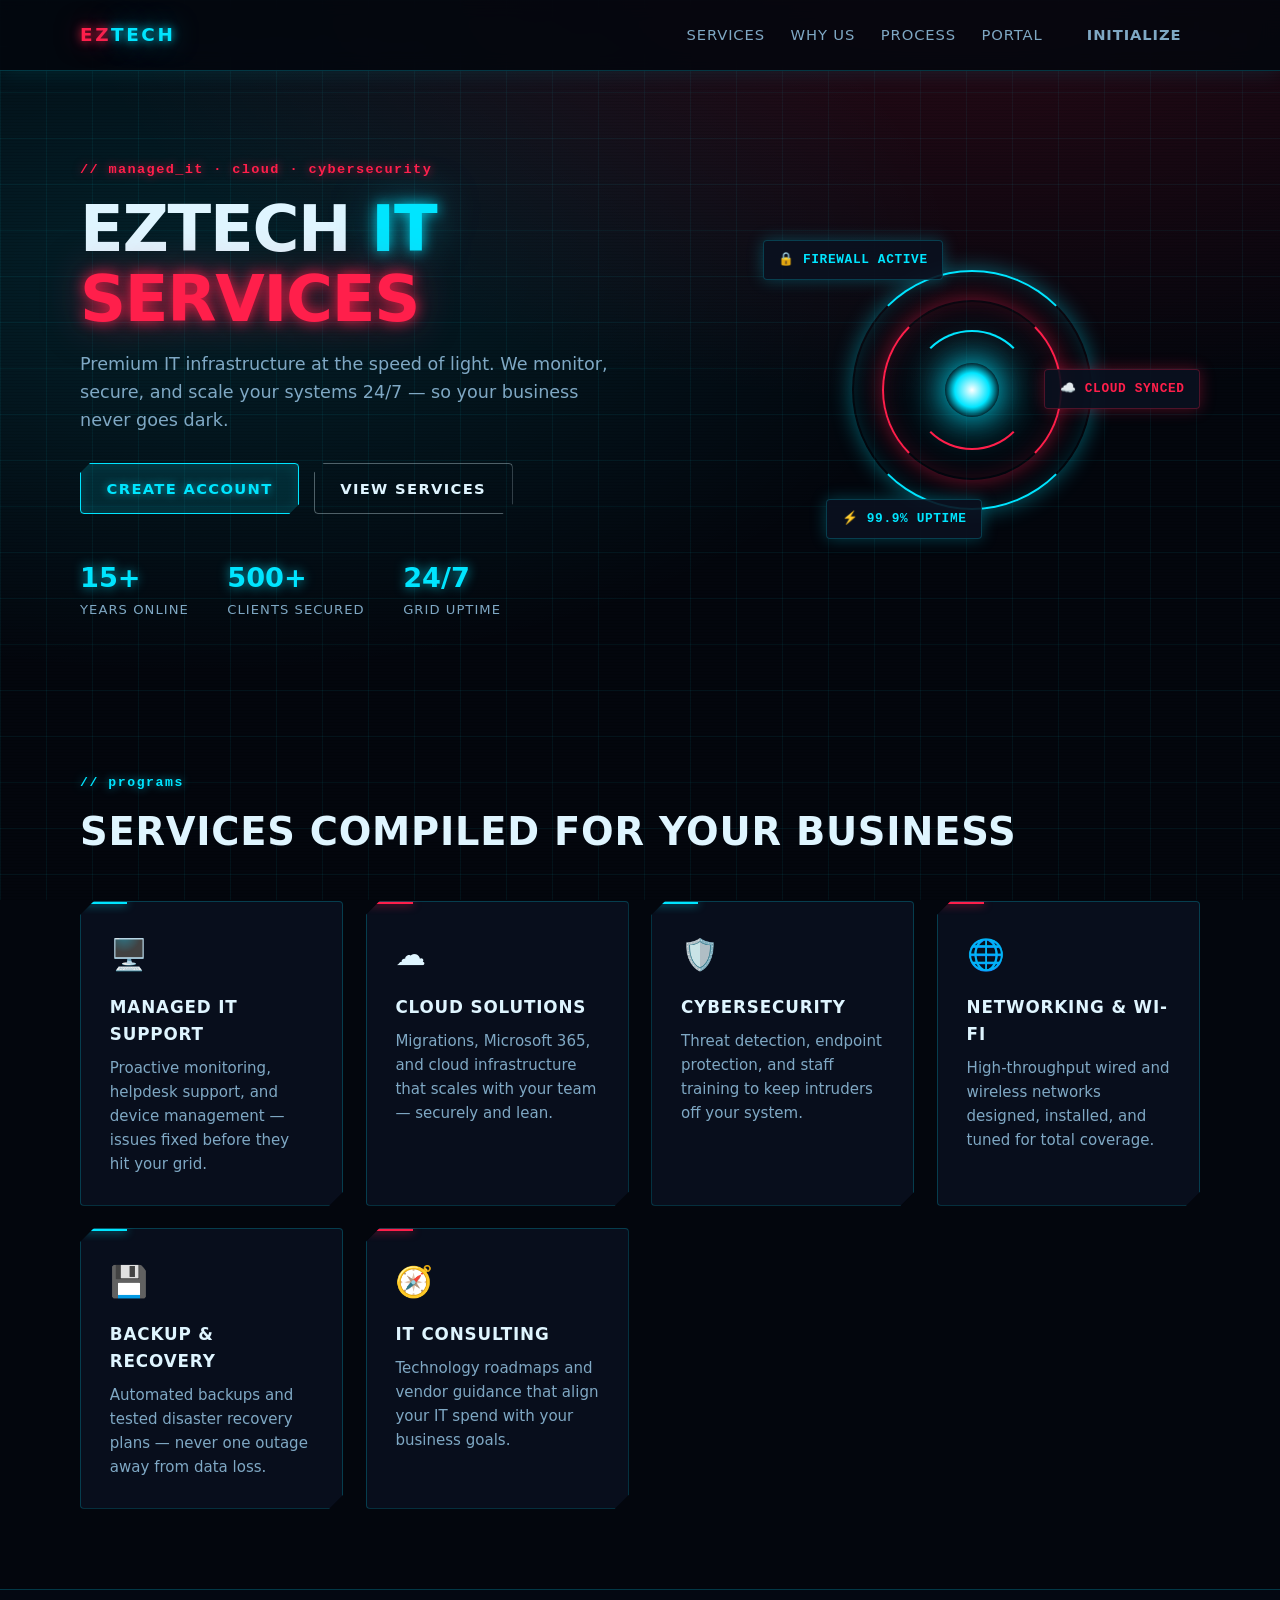
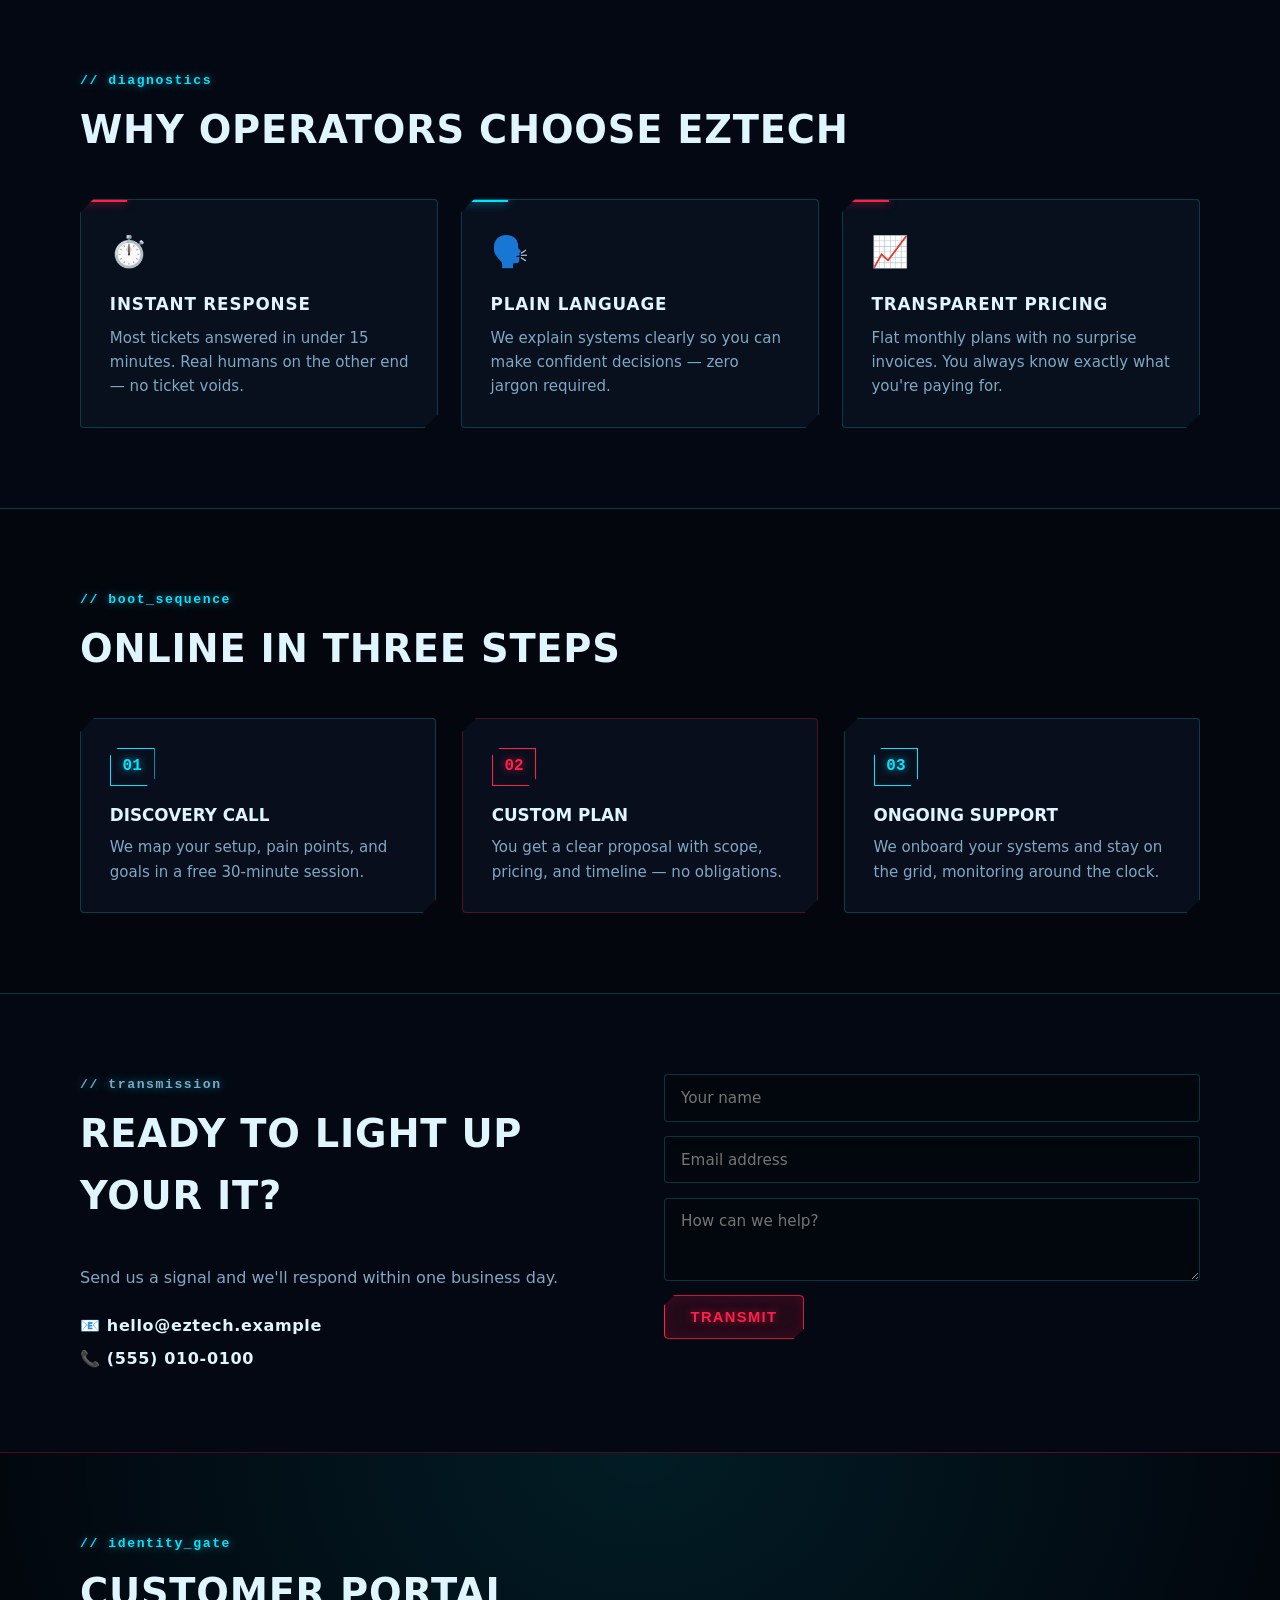
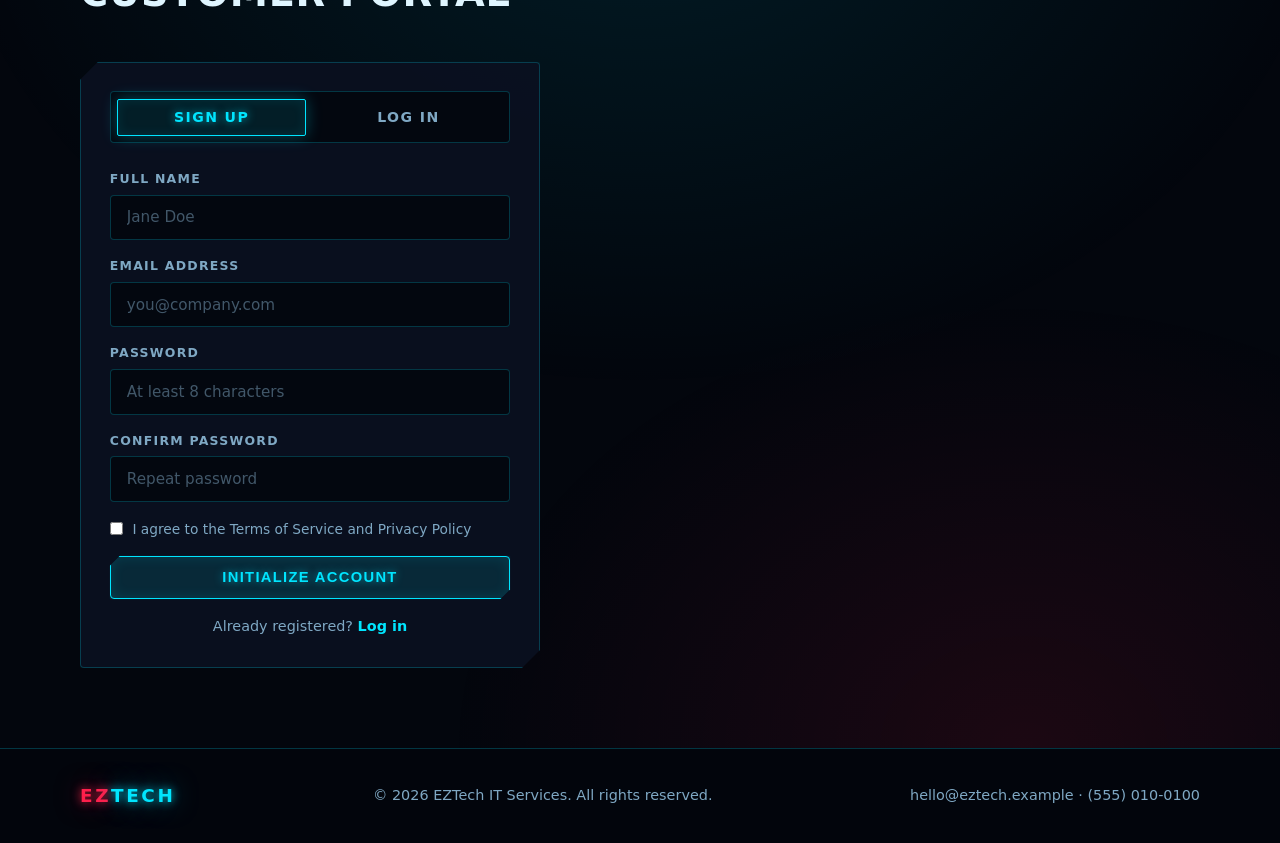
<file: index.html>
<!DOCTYPE html>
<html lang="en">
<head>
  <meta charset="UTF-8">
  <meta name="viewport" content="width=device-width, initial-scale=1.0">
  <title>EZTech IT Services</title>
  <meta name="description" content="EZTech IT Services — neon-fast managed IT, cloud, and cybersecurity solutions.">
  <link rel="stylesheet" href="styles.css">
</head>
<body>
  <div class="grid-bg" aria-hidden="true"></div>
  <div class="scanlines" aria-hidden="true"></div>

  <header class="site-header">
    <div class="container nav">
      <a class="logo" href="#"><span class="logo-ez">EZ</span><span class="logo-tech">TECH</span></a>
      <nav class="nav-links" id="navLinks">
        <a href="#services">Services</a>
        <a href="#why-us">Why Us</a>
        <a href="#process">Process</a>
        <a href="#account">Portal</a>
        <a class="btn btn-sm" href="#account">Initialize</a>
      </nav>
      <button class="menu-toggle" id="menuToggle" aria-label="Toggle menu">☰</button>
    </div>
  </header>

  <main>
    <section class="hero">
      <div class="container hero-inner">
        <div class="hero-copy">
          <p class="eyebrow">// managed_it · cloud · cybersecurity</p>
          <h1>EZTech <span class="glow-blue">IT</span> <span class="glow-red">Services</span></h1>
          <p class="lead">Premium IT infrastructure at the speed of light. We monitor, secure, and scale your systems 24/7 — so your business never goes dark.</p>
          <div class="hero-actions">
            <a class="btn btn-blue" href="#account">Create Account</a>
            <a class="btn btn-ghost" href="#services">View Services</a>
          </div>
          <ul class="hero-stats">
            <li><strong>15+</strong><span>Years Online</span></li>
            <li><strong>500+</strong><span>Clients Secured</span></li>
            <li><strong>24/7</strong><span>Grid Uptime</span></li>
          </ul>
        </div>
        <div class="hero-art" aria-hidden="true">
          <div class="core">
            <div class="ring ring-1"></div>
            <div class="ring ring-2"></div>
            <div class="ring ring-3"></div>
            <div class="core-dot"></div>
          </div>
          <div class="chip chip-1">🔒 FIREWALL ACTIVE</div>
          <div class="chip chip-2">☁️ CLOUD SYNCED</div>
          <div class="chip chip-3">⚡ 99.9% UPTIME</div>
        </div>
      </div>
    </section>

    <section class="section" id="services">
      <div class="container">
        <p class="section-eyebrow">// programs</p>
        <h2>Services compiled for your business</h2>
        <div class="grid">
          <article class="card card-blue">
            <div class="card-icon">🖥️</div>
            <h3>Managed IT Support</h3>
            <p>Proactive monitoring, helpdesk support, and device management — issues fixed before they hit your grid.</p>
          </article>
          <article class="card card-red">
            <div class="card-icon">☁️</div>
            <h3>Cloud Solutions</h3>
            <p>Migrations, Microsoft 365, and cloud infrastructure that scales with your team — securely and lean.</p>
          </article>
          <article class="card card-blue">
            <div class="card-icon">🛡️</div>
            <h3>Cybersecurity</h3>
            <p>Threat detection, endpoint protection, and staff training to keep intruders off your system.</p>
          </article>
          <article class="card card-red">
            <div class="card-icon">🌐</div>
            <h3>Networking &amp; Wi-Fi</h3>
            <p>High-throughput wired and wireless networks designed, installed, and tuned for total coverage.</p>
          </article>
          <article class="card card-blue">
            <div class="card-icon">💾</div>
            <h3>Backup &amp; Recovery</h3>
            <p>Automated backups and tested disaster recovery plans — never one outage away from data loss.</p>
          </article>
          <article class="card card-red">
            <div class="card-icon">🧭</div>
            <h3>IT Consulting</h3>
            <p>Technology roadmaps and vendor guidance that align your IT spend with your business goals.</p>
          </article>
        </div>
      </div>
    </section>

    <section class="section alt" id="why-us">
      <div class="container">
        <p class="section-eyebrow">// diagnostics</p>
        <h2>Why operators choose EZTech</h2>
        <div class="grid grid-3">
          <article class="card card-red">
            <div class="card-icon">⏱️</div>
            <h3>Instant Response</h3>
            <p>Most tickets answered in under 15 minutes. Real humans on the other end — no ticket voids.</p>
          </article>
          <article class="card card-blue">
            <div class="card-icon">🗣️</div>
            <h3>Plain Language</h3>
            <p>We explain systems clearly so you can make confident decisions — zero jargon required.</p>
          </article>
          <article class="card card-red">
            <div class="card-icon">📈</div>
            <h3>Transparent Pricing</h3>
            <p>Flat monthly plans with no surprise invoices. You always know exactly what you're paying for.</p>
          </article>
        </div>
      </div>
    </section>

    <section class="section" id="process">
      <div class="container">
        <p class="section-eyebrow">// boot_sequence</p>
        <h2>Online in three steps</h2>
        <ol class="steps">
          <li class="step-blue">
            <span class="step-num">01</span>
            <h3>Discovery Call</h3>
            <p>We map your setup, pain points, and goals in a free 30-minute session.</p>
          </li>
          <li class="step-red">
            <span class="step-num">02</span>
            <h3>Custom Plan</h3>
            <p>You get a clear proposal with scope, pricing, and timeline — no obligations.</p>
          </li>
          <li class="step-blue">
            <span class="step-num">03</span>
            <h3>Ongoing Support</h3>
            <p>We onboard your systems and stay on the grid, monitoring around the clock.</p>
          </li>
        </ol>
      </div>
    </section>

    <section class="cta" id="contact">
      <div class="container cta-inner">
        <div>
          <p class="section-eyebrow">// transmission</p>
          <h2>Ready to light up your IT?</h2>
          <p>Send us a signal and we'll respond within one business day.</p>
          <div class="contact-info">
            <span>📧 hello@eztech.example</span>
            <span>📞 (555) 010-0100</span>
          </div>
        </div>
        <form class="cta-form" onsubmit="event.preventDefault(); this.reset(); alert('Transmission received! We will respond shortly.');">
          <input type="text" name="name" placeholder="Your name" required>
          <input type="email" name="email" placeholder="Email address" required>
          <textarea name="message" rows="3" placeholder="How can we help?"></textarea>
          <button class="btn btn-red" type="submit">Transmit</button>
        </form>
      </div>
    </section>

    <section class="account" id="account">
      <div class="container">
        <p class="section-eyebrow">// identity_gate</p>
        <h2>Customer Portal</h2>

        <div class="auth-wrap">
          <div class="auth-tabs">
            <button class="tab-btn active" data-tab="signup">Sign Up</button>
            <button class="tab-btn" data-tab="login">Log In</button>
          </div>

          <form class="auth-form active" id="signupForm">
            <div class="field">
              <label for="su-name">Full name</label>
              <input type="text" id="su-name" name="name" placeholder="Jane Doe" required>
            </div>
            <div class="field">
              <label for="su-email">Email address</label>
              <input type="email" id="su-email" name="email" placeholder="you@company.com" required>
            </div>
            <div class="field">
              <label for="su-password">Password</label>
              <input type="password" id="su-password" name="password" placeholder="At least 8 characters" minlength="8" required>
            </div>
            <div class="field">
              <label for="su-confirm">Confirm password</label>
              <input type="password" id="su-confirm" name="confirm" placeholder="Repeat password" minlength="8" required>
            </div>
            <label class="checkbox">
              <input type="checkbox" required>
              <span>I agree to the Terms of Service and Privacy Policy</span>
            </label>
            <button class="btn btn-blue btn-block" type="submit">Initialize Account</button>
            <p class="auth-note">Already registered? <a href="#account" class="switch-link" data-switch="login">Log in</a></p>
          </form>

          <form class="auth-form" id="loginForm">
            <div class="field">
              <label for="li-email">Email address</label>
              <input type="email" id="li-email" name="email" placeholder="you@company.com" required>
            </div>
            <div class="field">
              <label for="li-password">Password</label>
              <input type="password" id="li-password" name="password" placeholder="Your password" required>
            </div>
            <div class="row-between">
              <label class="checkbox">
                <input type="checkbox">
                <span>Remember me</span>
              </label>
              <a href="#account" class="link">Forgot password?</a>
            </div>
            <button class="btn btn-red btn-block" type="submit">Enter System</button>
            <p class="auth-note">New operator? <a href="#account" class="switch-link" data-switch="signup">Create an account</a></p>
          </form>
        </div>
      </div>
    </section>
  </main>

  <footer class="site-footer">
    <div class="container footer-inner">
      <a class="logo" href="#"><span class="logo-ez">EZ</span><span class="logo-tech">TECH</span></a>
      <p>© 2026 EZTech IT Services. All rights reserved.</p>
      <p>hello@eztech.example · (555) 010-0100</p>
    </div>
  </footer>

  <script src="script.js"></script>
</body>
</html>
</file>
<file: styles.css>
:root {
  --bg: #03060d;
  --bg-alt: #060b16;
  --surface: #0a1120;
  --text: #dff5ff;
  --muted: #7fa8c4;
  --blue: #00e5ff;
  --red: #ff1f4b;
  --border: rgba(0, 229, 255, 0.22);
  --border-red: rgba(255, 31, 75, 0.28);
  --radius: 4px;
  --max: 1120px;
}

* { box-sizing: border-box; margin: 0; padding: 0; }

html { scroll-behavior: smooth; }

body {
  font-family: "Segoe UI", system-ui, -apple-system, Roboto, Helvetica, Arial, sans-serif;
  background: var(--bg);
  color: var(--text);
  line-height: 1.6;
  overflow-x: hidden;
}

/* Tron backdrop: perspective grid + scanlines */
.grid-bg {
  position: fixed;
  inset: 0;
  z-index: -2;
  background:
    radial-gradient(ellipse 70% 50% at 75% -5%, rgba(255, 31, 75, 0.16), transparent),
    radial-gradient(ellipse 60% 45% at 15% 30%, rgba(0, 229, 255, 0.12), transparent),
    linear-gradient(rgba(0, 229, 255, 0.06) 1px, transparent 1px),
    linear-gradient(90deg, rgba(0, 229, 255, 0.06) 1px, transparent 1px),
    var(--bg);
  background-size: auto, auto, 46px 46px, 46px 46px, auto;
}

.scanlines {
  position: fixed;
  inset: 0;
  z-index: -1;
  pointer-events: none;
  background: repeating-linear-gradient(
    to bottom,
    rgba(0, 0, 0, 0) 0,
    rgba(0, 0, 0, 0) 2px,
    rgba(0, 0, 0, 0.18) 3px
  );
}

.container { width: min(100% - 2.5rem, var(--max)); margin-inline: auto; }

a { color: inherit; text-decoration: none; }

/* Header */
.site-header {
  position: sticky;
  top: 0;
  z-index: 50;
  background: rgba(3, 6, 13, 0.85);
  backdrop-filter: blur(10px);
  border-bottom: 1px solid var(--border);
  box-shadow: 0 0 22px rgba(0, 229, 255, 0.12);
}

.nav {
  display: flex;
  align-items: center;
  justify-content: space-between;
  padding-block: 0.9rem;
}

.logo {
  font-weight: 800;
  letter-spacing: 0.14em;
  font-size: 1.15rem;
}
.logo-ez {
  color: var(--red);
  text-shadow: 0 0 10px rgba(255, 31, 75, 0.9), 0 0 26px rgba(255, 31, 75, 0.5);
}
.logo-tech {
  color: var(--blue);
  text-shadow: 0 0 10px rgba(0, 229, 255, 0.9), 0 0 26px rgba(0, 229, 255, 0.5);
}

.nav-links { display: flex; align-items: center; gap: 1.6rem; }
.nav-links a {
  color: var(--muted);
  font-size: 0.92rem;
  letter-spacing: 0.06em;
  text-transform: uppercase;
  transition: color 0.2s, text-shadow 0.2s;
}
.nav-links a:hover {
  color: var(--blue);
  text-shadow: 0 0 10px rgba(0, 229, 255, 0.8);
}

.menu-toggle {
  display: none;
  background: none;
  border: 1px solid var(--border);
  color: var(--blue);
  font-size: 1.3rem;
  border-radius: var(--radius);
  padding: 0.2rem 0.6rem;
  cursor: pointer;
}

/* Buttons */
.btn {
  display: inline-block;
  padding: 0.8rem 1.6rem;
  border-radius: var(--radius);
  font-weight: 700;
  font-size: 0.92rem;
  letter-spacing: 0.09em;
  text-transform: uppercase;
  border: 1px solid transparent;
  cursor: pointer;
  transition: transform 0.2s, box-shadow 0.2s, background 0.2s;
  background: transparent;
  color: var(--text);
  clip-path: polygon(10px 0, 100% 0, 100% calc(100% - 10px), calc(100% - 10px) 100%, 0 100%, 0 10px);
}

.btn-blue {
  background: rgba(0, 229, 255, 0.12);
  border-color: var(--blue);
  color: var(--blue);
  text-shadow: 0 0 8px rgba(0, 229, 255, 0.6);
  box-shadow: 0 0 14px rgba(0, 229, 255, 0.35), inset 0 0 14px rgba(0, 229, 255, 0.12);
}
.btn-blue:hover {
  transform: translateY(-2px);
  box-shadow: 0 0 26px rgba(0, 229, 255, 0.65), inset 0 0 18px rgba(0, 229, 255, 0.2);
}

.btn-red {
  background: rgba(255, 31, 75, 0.12);
  border-color: var(--red);
  color: var(--red);
  text-shadow: 0 0 8px rgba(255, 31, 75, 0.6);
  box-shadow: 0 0 14px rgba(255, 31, 75, 0.35), inset 0 0 14px rgba(255, 31, 75, 0.12);
}
.btn-red:hover {
  transform: translateY(-2px);
  box-shadow: 0 0 26px rgba(255, 31, 75, 0.65), inset 0 0 18px rgba(255, 31, 75, 0.2);
}

.btn-ghost {
  border-color: rgba(223, 245, 255, 0.35);
  color: var(--text);
}
.btn-ghost:hover { border-color: var(--blue); box-shadow: 0 0 16px rgba(0, 229, 255, 0.35); }

.btn-sm { padding: 0.5rem 1.1rem; font-size: 0.8rem; }
.btn-block { width: 100%; }

/* Hero */
.hero { padding: 5.5rem 0 4.5rem; }

.hero-inner {
  display: grid;
  grid-template-columns: 1.15fr 0.85fr;
  gap: 3rem;
  align-items: center;
}

.eyebrow {
  color: var(--red);
  font-family: "Courier New", monospace;
  font-weight: 700;
  font-size: 0.85rem;
  letter-spacing: 0.1em;
  text-shadow: 0 0 10px rgba(255, 31, 75, 0.7);
  margin-bottom: 0.9rem;
}

.hero h1 {
  font-size: clamp(2.4rem, 5.4vw, 4rem);
  line-height: 1.08;
  letter-spacing: -0.02em;
  text-transform: uppercase;
  margin-bottom: 1rem;
}

.glow-blue {
  color: var(--blue);
  text-shadow: 0 0 14px rgba(0, 229, 255, 0.9), 0 0 42px rgba(0, 229, 255, 0.5);
}
.glow-red {
  color: var(--red);
  text-shadow: 0 0 14px rgba(255, 31, 75, 0.9), 0 0 42px rgba(255, 31, 75, 0.5);
}

.lead { color: var(--muted); font-size: 1.1rem; max-width: 34rem; }

.hero-actions { display: flex; flex-wrap: wrap; gap: 0.9rem; margin-top: 1.8rem; }

.hero-stats {
  list-style: none;
  display: flex;
  gap: 2.4rem;
  margin-top: 2.6rem;
  flex-wrap: wrap;
}
.hero-stats li { display: flex; flex-direction: column; }
.hero-stats strong {
  font-size: 1.7rem;
  color: var(--blue);
  text-shadow: 0 0 12px rgba(0, 229, 255, 0.7);
}
.hero-stats span { color: var(--muted); font-size: 0.82rem; text-transform: uppercase; letter-spacing: 0.08em; }

/* Hero reactor art */
.hero-art { position: relative; min-height: 340px; }

.core {
  position: absolute;
  inset: 0;
  display: grid;
  place-items: center;
}

.ring {
  position: absolute;
  border-radius: 50%;
  border: 2px solid transparent;
}
.ring-1 {
  width: 240px; height: 240px;
  border-top-color: var(--blue);
  border-bottom-color: var(--blue);
  box-shadow: 0 0 22px rgba(0, 229, 255, 0.4), inset 0 0 22px rgba(0, 229, 255, 0.15);
  animation: spin 9s linear infinite;
}
.ring-2 {
  width: 180px; height: 180px;
  border-left-color: var(--red);
  border-right-color: var(--red);
  box-shadow: 0 0 22px rgba(255, 31, 75, 0.45), inset 0 0 22px rgba(255, 31, 75, 0.15);
  animation: spin 6s linear infinite reverse;
}
.ring-3 {
  width: 120px; height: 120px;
  border-top-color: var(--blue);
  border-bottom-color: var(--red);
  animation: spin 4s linear infinite;
}
.core-dot {
  width: 54px;
  height: 54px;
  border-radius: 50%;
  background: radial-gradient(circle, #fff 0%, var(--blue) 45%, transparent 75%);
  box-shadow: 0 0 34px var(--blue), 0 0 70px rgba(0, 229, 255, 0.55);
  animation: pulse 2.2s ease-in-out infinite;
}

@keyframes spin { to { transform: rotate(360deg); } }
@keyframes pulse {
  0%, 100% { transform: scale(1); opacity: 1; }
  50% { transform: scale(1.18); opacity: 0.75; }
}

.chip {
  position: absolute;
  background: rgba(10, 17, 32, 0.9);
  border: 1px solid var(--border);
  border-radius: var(--radius);
  padding: 0.55rem 0.9rem;
  font-family: "Courier New", monospace;
  font-size: 0.8rem;
  font-weight: 700;
  letter-spacing: 0.05em;
  color: var(--blue);
  box-shadow: 0 0 16px rgba(0, 229, 255, 0.25);
  animation: float 6s ease-in-out infinite;
}
.chip-1 { top: 6%; left: 4%; }
.chip-2 {
  top: 44%; right: 0;
  color: var(--red);
  border-color: var(--border-red);
  box-shadow: 0 0 16px rgba(255, 31, 75, 0.3);
  animation-delay: 1.6s;
}
.chip-3 { bottom: 6%; left: 18%; animation-delay: 3.2s; }

@keyframes float {
  0%, 100% { transform: translateY(0); }
  50% { transform: translateY(-14px); }
}

/* Sections */
.section { padding: 5rem 0; }
.section.alt {
  background: rgba(6, 11, 22, 0.72);
  border-block: 1px solid var(--border);
}

.section-eyebrow {
  color: var(--blue);
  font-family: "Courier New", monospace;
  font-weight: 700;
  font-size: 0.82rem;
  letter-spacing: 0.12em;
  text-shadow: 0 0 10px rgba(0, 229, 255, 0.6);
  margin-bottom: 0.5rem;
}

h2 {
  font-size: clamp(1.7rem, 3.5vw, 2.4rem);
  text-transform: uppercase;
  letter-spacing: 0.02em;
  margin-bottom: 2.4rem;
}

.grid {
  display: grid;
  grid-template-columns: repeat(auto-fit, minmax(260px, 1fr));
  gap: 1.4rem;
}
.grid-3 { grid-template-columns: repeat(auto-fit, minmax(240px, 1fr)); }

.card {
  position: relative;
  background: rgba(10, 17, 32, 0.85);
  border: 1px solid var(--border);
  border-radius: var(--radius);
  padding: 1.8rem;
  transition: transform 0.2s, box-shadow 0.2s;
  clip-path: polygon(14px 0, 100% 0, 100% calc(100% - 14px), calc(100% - 14px) 100%, 0 100%, 0 14px);
}
.card::before {
  content: "";
  position: absolute;
  top: 0; left: 0;
  width: 46px; height: 2px;
}
.card-blue::before { background: var(--blue); box-shadow: 0 0 10px var(--blue); }
.card-red::before { background: var(--red); box-shadow: 0 0 10px var(--red); }

.card:hover { transform: translateY(-5px); }
.card-blue:hover { box-shadow: 0 0 26px rgba(0, 229, 255, 0.3); border-color: rgba(0, 229, 255, 0.6); }
.card-red:hover { box-shadow: 0 0 26px rgba(255, 31, 75, 0.3); border-color: rgba(255, 31, 75, 0.6); }

.card-icon { font-size: 1.9rem; margin-bottom: 0.9rem; }
.card h3 { font-size: 1.05rem; text-transform: uppercase; letter-spacing: 0.05em; margin-bottom: 0.5rem; }
.card p { color: var(--muted); font-size: 0.94rem; }

/* Steps */
.steps {
  list-style: none;
  display: grid;
  grid-template-columns: repeat(auto-fit, minmax(240px, 1fr));
  gap: 1.6rem;
}
.steps li {
  background: rgba(10, 17, 32, 0.85);
  border: 1px solid var(--border);
  border-radius: var(--radius);
  padding: 1.8rem;
  clip-path: polygon(14px 0, 100% 0, 100% calc(100% - 14px), calc(100% - 14px) 100%, 0 100%, 0 14px);
}
.steps li.step-red { border-color: var(--border-red); }

.step-num {
  display: inline-flex;
  align-items: center;
  justify-content: center;
  min-width: 2.8rem;
  height: 2.4rem;
  padding-inline: 0.5rem;
  margin-bottom: 1rem;
  font-family: "Courier New", monospace;
  font-weight: 700;
  border: 1px solid var(--blue);
  color: var(--blue);
  text-shadow: 0 0 8px rgba(0, 229, 255, 0.7);
  box-shadow: 0 0 14px rgba(0, 229, 255, 0.3);
  clip-path: polygon(8px 0, 100% 0, 100% calc(100% - 8px), calc(100% - 8px) 100%, 0 100%, 0 8px);
}
.step-red .step-num {
  border-color: var(--red);
  color: var(--red);
  text-shadow: 0 0 8px rgba(255, 31, 75, 0.7);
  box-shadow: 0 0 14px rgba(255, 31, 75, 0.3);
}
.steps h3 { margin-bottom: 0.4rem; font-size: 1.05rem; text-transform: uppercase; }
.steps p { color: var(--muted); font-size: 0.94rem; }

/* CTA */
.cta {
  padding: 5rem 0;
  background: rgba(6, 11, 22, 0.72);
  border-top: 1px solid var(--border);
}

.cta-inner {
  display: grid;
  grid-template-columns: 1fr 1fr;
  gap: 3rem;
  align-items: start;
}
.cta-inner p { color: var(--muted); }

.contact-info {
  display: flex;
  flex-direction: column;
  gap: 0.5rem;
  margin-top: 1.4rem;
  font-weight: 700;
  letter-spacing: 0.04em;
}

.cta-form { display: flex; flex-direction: column; gap: 0.9rem; }

.cta-form input,
.cta-form textarea {
  background: rgba(3, 6, 13, 0.85);
  border: 1px solid var(--border);
  border-radius: var(--radius);
  padding: 0.85rem 1rem;
  color: var(--text);
  font-family: inherit;
  font-size: 0.95rem;
  resize: vertical;
  transition: border-color 0.2s, box-shadow 0.2s;
}
.cta-form input:focus,
.cta-form textarea:focus {
  outline: none;
  border-color: var(--red);
  box-shadow: 0 0 14px rgba(255, 31, 75, 0.35);
}
.cta-form .btn { align-self: flex-start; }

/* Account / Auth */
.account {
  padding: 5rem 0;
  background:
    radial-gradient(ellipse 55% 60% at 50% 0%, rgba(0, 229, 255, 0.1), transparent),
    radial-gradient(ellipse 45% 50% at 80% 100%, rgba(255, 31, 75, 0.1), transparent);
  border-top: 1px solid var(--border-red);
}

.auth-wrap {
  max-width: 460px;
  background: rgba(10, 17, 32, 0.92);
  border: 1px solid var(--border);
  border-radius: var(--radius);
  padding: 1.8rem;
  box-shadow: 0 0 34px rgba(0, 229, 255, 0.16), 0 24px 48px rgba(0, 0, 0, 0.55);
  clip-path: polygon(18px 0, 100% 0, 100% calc(100% - 18px), calc(100% - 18px) 100%, 0 100%, 0 18px);
}

.auth-tabs {
  display: grid;
  grid-template-columns: 1fr 1fr;
  gap: 0.5rem;
  background: rgba(3, 6, 13, 0.85);
  padding: 0.4rem;
  border-radius: var(--radius);
  border: 1px solid var(--border);
  margin-bottom: 1.6rem;
}

.tab-btn {
  background: transparent;
  border: 1px solid transparent;
  color: var(--muted);
  font-family: inherit;
  font-size: 0.88rem;
  font-weight: 700;
  letter-spacing: 0.1em;
  text-transform: uppercase;
  padding: 0.6rem;
  border-radius: 2px;
  cursor: pointer;
  transition: all 0.2s;
}
.tab-btn:hover { color: var(--text); }
.tab-btn.active {
  border-color: var(--blue);
  color: var(--blue);
  background: rgba(0, 229, 255, 0.1);
  text-shadow: 0 0 10px rgba(0, 229, 255, 0.7);
  box-shadow: 0 0 16px rgba(0, 229, 255, 0.3), inset 0 0 12px rgba(0, 229, 255, 0.1);
}
.tab-btn.active[data-tab="login"] {
  border-color: var(--red);
  color: var(--red);
  background: rgba(255, 31, 75, 0.1);
  text-shadow: 0 0 10px rgba(255, 31, 75, 0.7);
  box-shadow: 0 0 16px rgba(255, 31, 75, 0.3), inset 0 0 12px rgba(255, 31, 75, 0.1);
}

.auth-form { display: none; flex-direction: column; gap: 1rem; }
.auth-form.active { display: flex; }

.field { display: flex; flex-direction: column; gap: 0.35rem; }
.field label {
  font-size: 0.78rem;
  font-weight: 700;
  letter-spacing: 0.1em;
  text-transform: uppercase;
  color: var(--muted);
}

.field input {
  background: rgba(3, 6, 13, 0.85);
  border: 1px solid var(--border);
  border-radius: var(--radius);
  padding: 0.8rem 1rem;
  color: var(--text);
  font-family: inherit;
  font-size: 0.95rem;
  transition: border-color 0.2s, box-shadow 0.2s;
}
.field input:focus {
  outline: none;
  border-color: var(--blue);
  box-shadow: 0 0 14px rgba(0, 229, 255, 0.35);
}
#loginForm input:focus {
  border-color: var(--red);
  box-shadow: 0 0 14px rgba(255, 31, 75, 0.35);
}
.field input::placeholder { color: rgba(127, 168, 196, 0.5); }

.checkbox {
  display: flex;
  align-items: flex-start;
  gap: 0.6rem;
  font-size: 0.86rem;
  color: var(--muted);
  cursor: pointer;
}
.checkbox input { accent-color: var(--blue); margin-top: 0.25rem; }

.row-between {
  display: flex;
  justify-content: space-between;
  align-items: center;
  gap: 1rem;
  flex-wrap: wrap;
}

.link { color: var(--red); font-size: 0.86rem; font-weight: 700; }
.link:hover, .switch-link:hover { text-shadow: 0 0 8px currentColor; }

.auth-note { text-align: center; font-size: 0.9rem; color: var(--muted); }
.switch-link { color: var(--blue); font-weight: 700; }

/* Footer */
.site-footer {
  border-top: 1px solid var(--border);
  padding: 2rem 0;
  background: rgba(3, 6, 13, 0.9);
}
.footer-inner {
  display: flex;
  align-items: center;
  justify-content: space-between;
  gap: 1rem;
  flex-wrap: wrap;
  color: var(--muted);
  font-size: 0.9rem;
}

/* Responsive */
@media (max-width: 860px) {
  .hero-inner, .cta-inner { grid-template-columns: 1fr; }
  .hero-art { min-height: 260px; order: -1; }
  .menu-toggle { display: block; }
  .nav-links {
    position: absolute;
    top: 100%;
    left: 0;
    right: 0;
    background: rgba(6, 11, 22, 0.98);
    flex-direction: column;
    align-items: flex-start;
    padding: 1.2rem 1.5rem;
    gap: 1rem;
    border-bottom: 1px solid var(--border);
    display: none;
  }
  .nav-links.open { display: flex; }
}

@media (prefers-reduced-motion: reduce) {
  *, *::before, *::after { animation: none !important; transition: none !important; }
}
</file>
